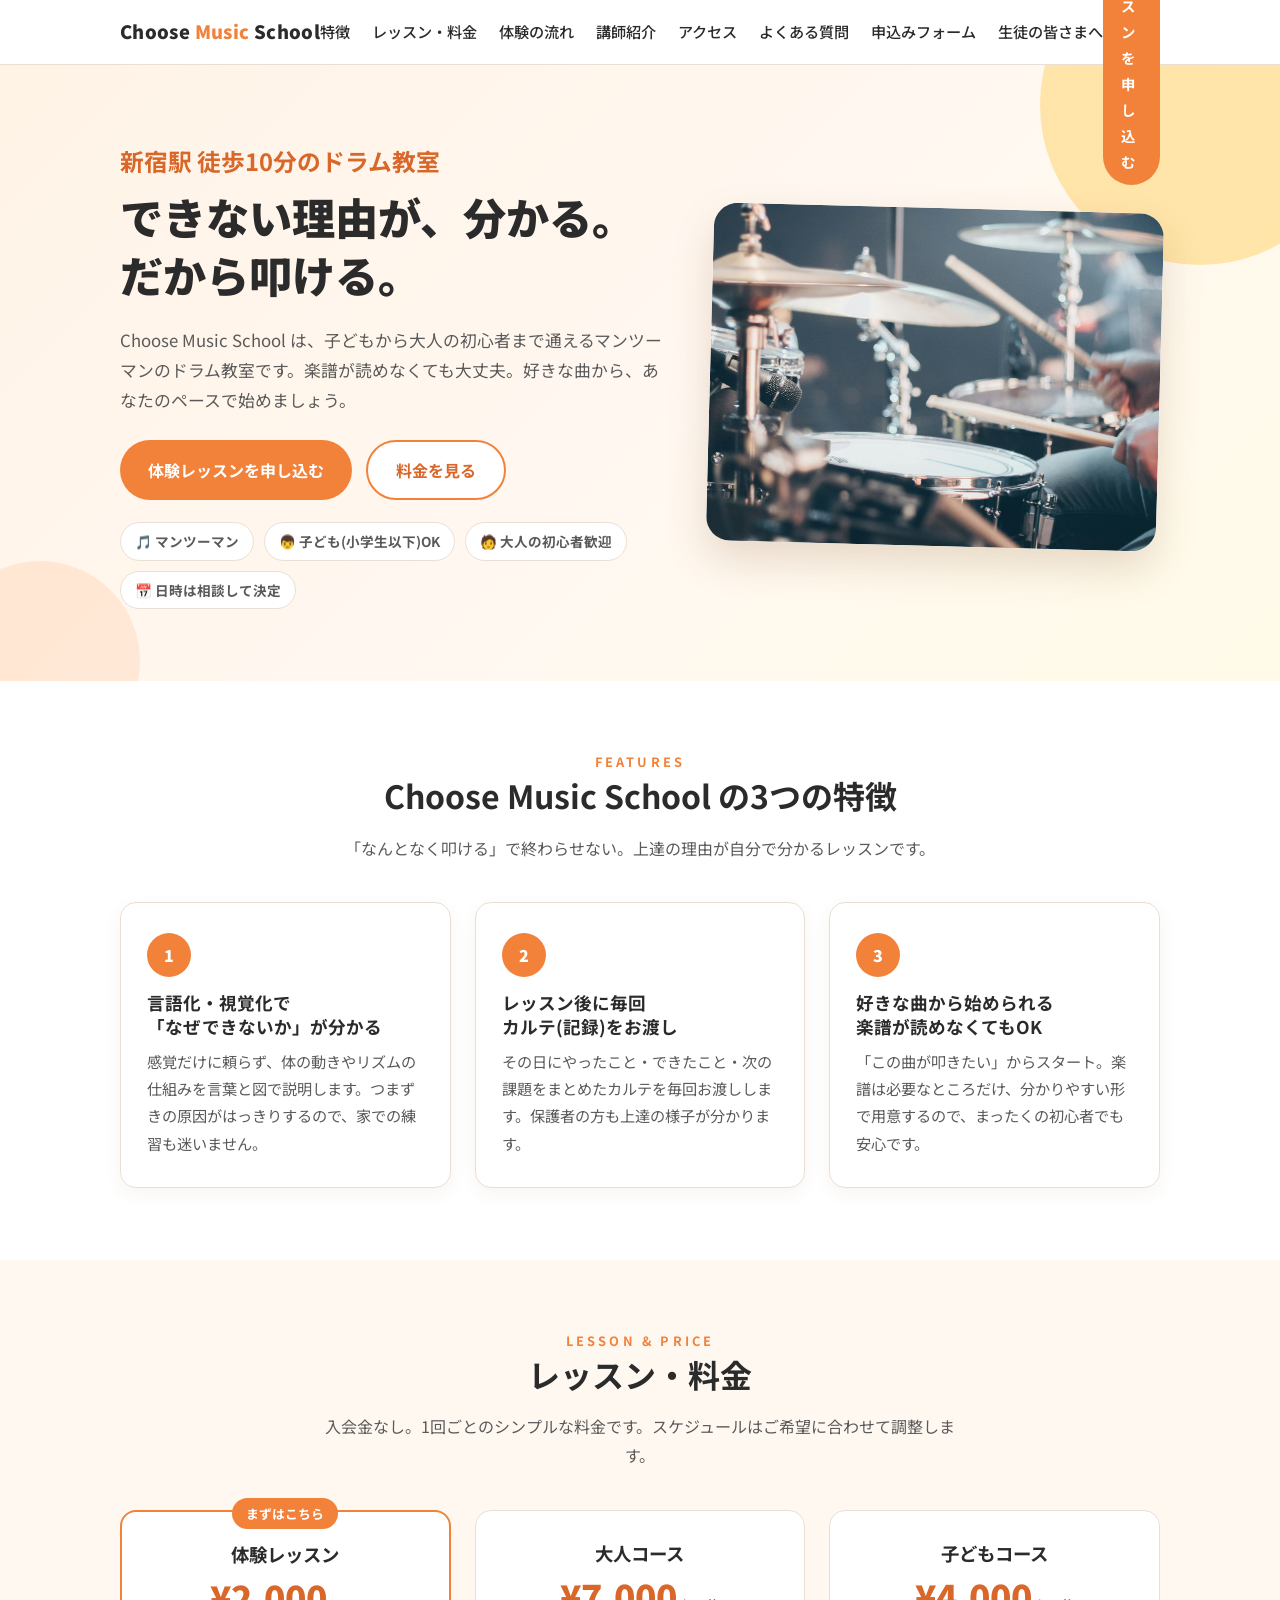
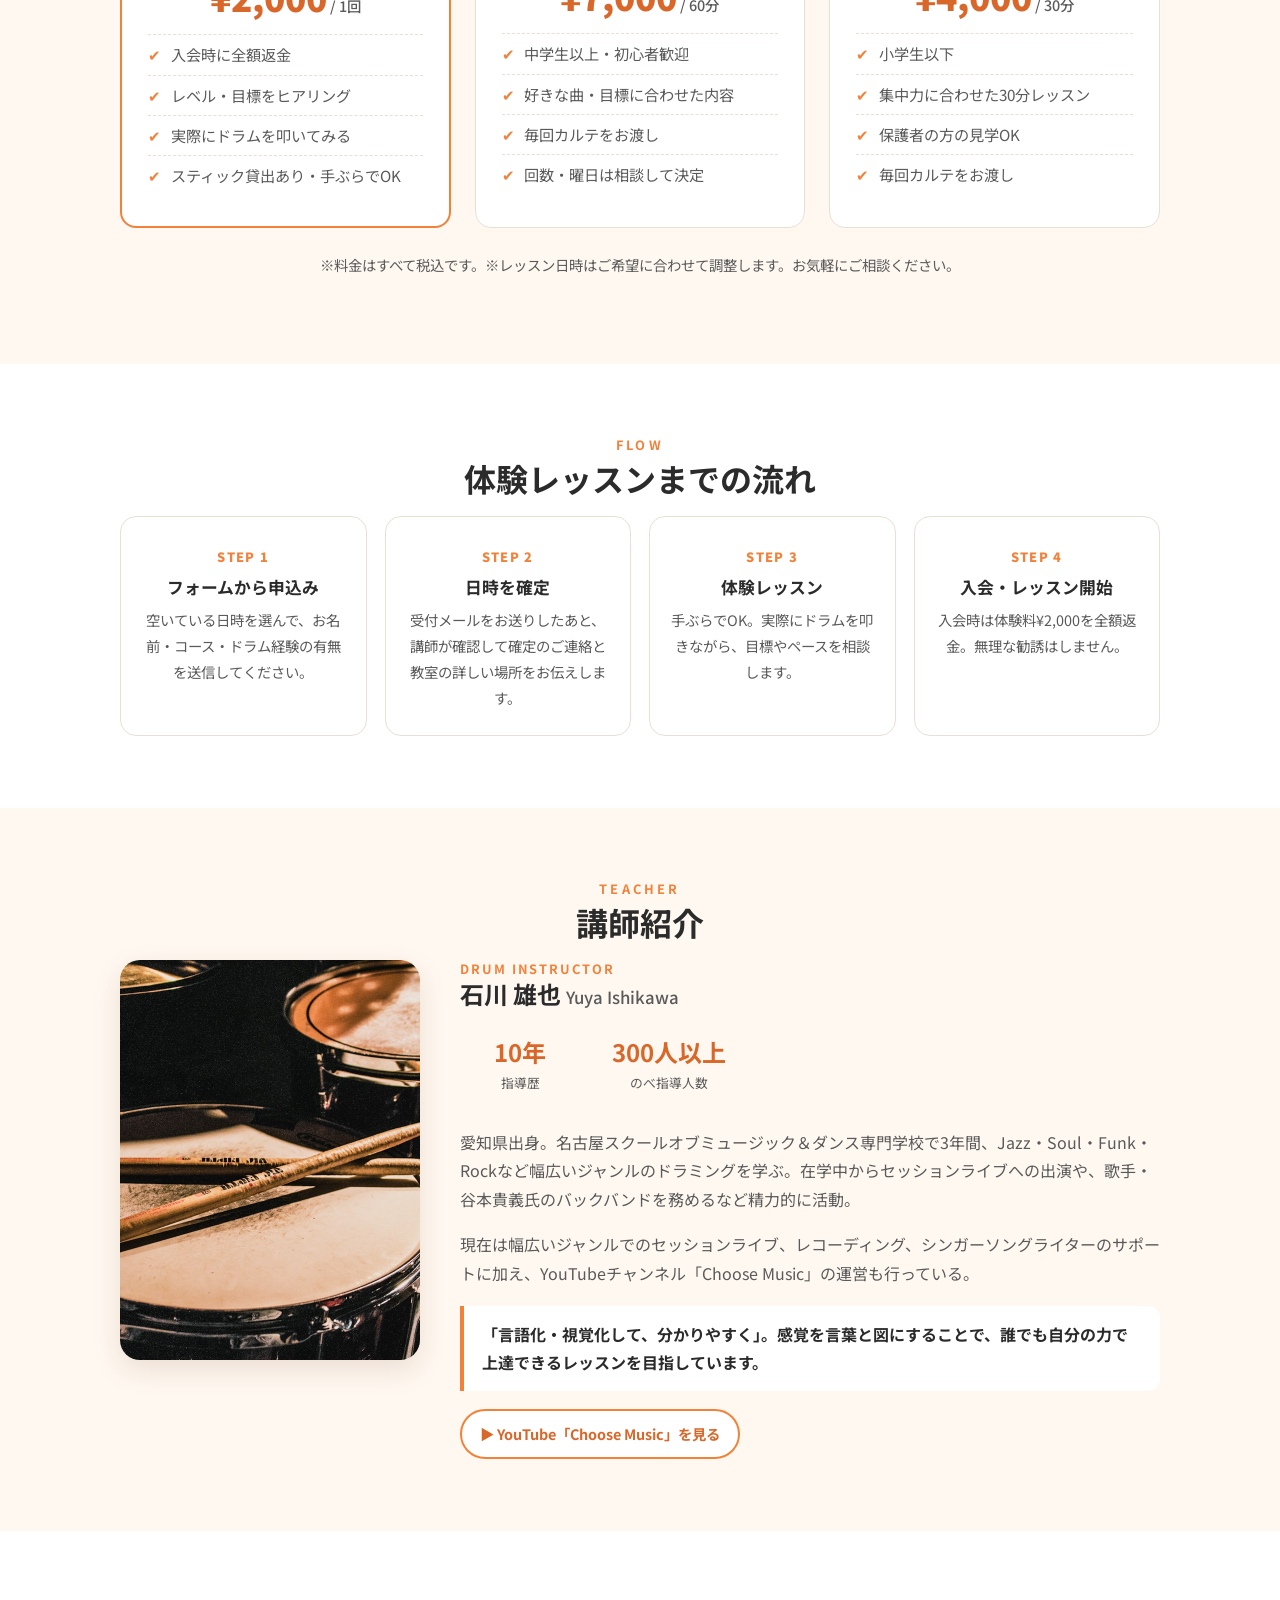
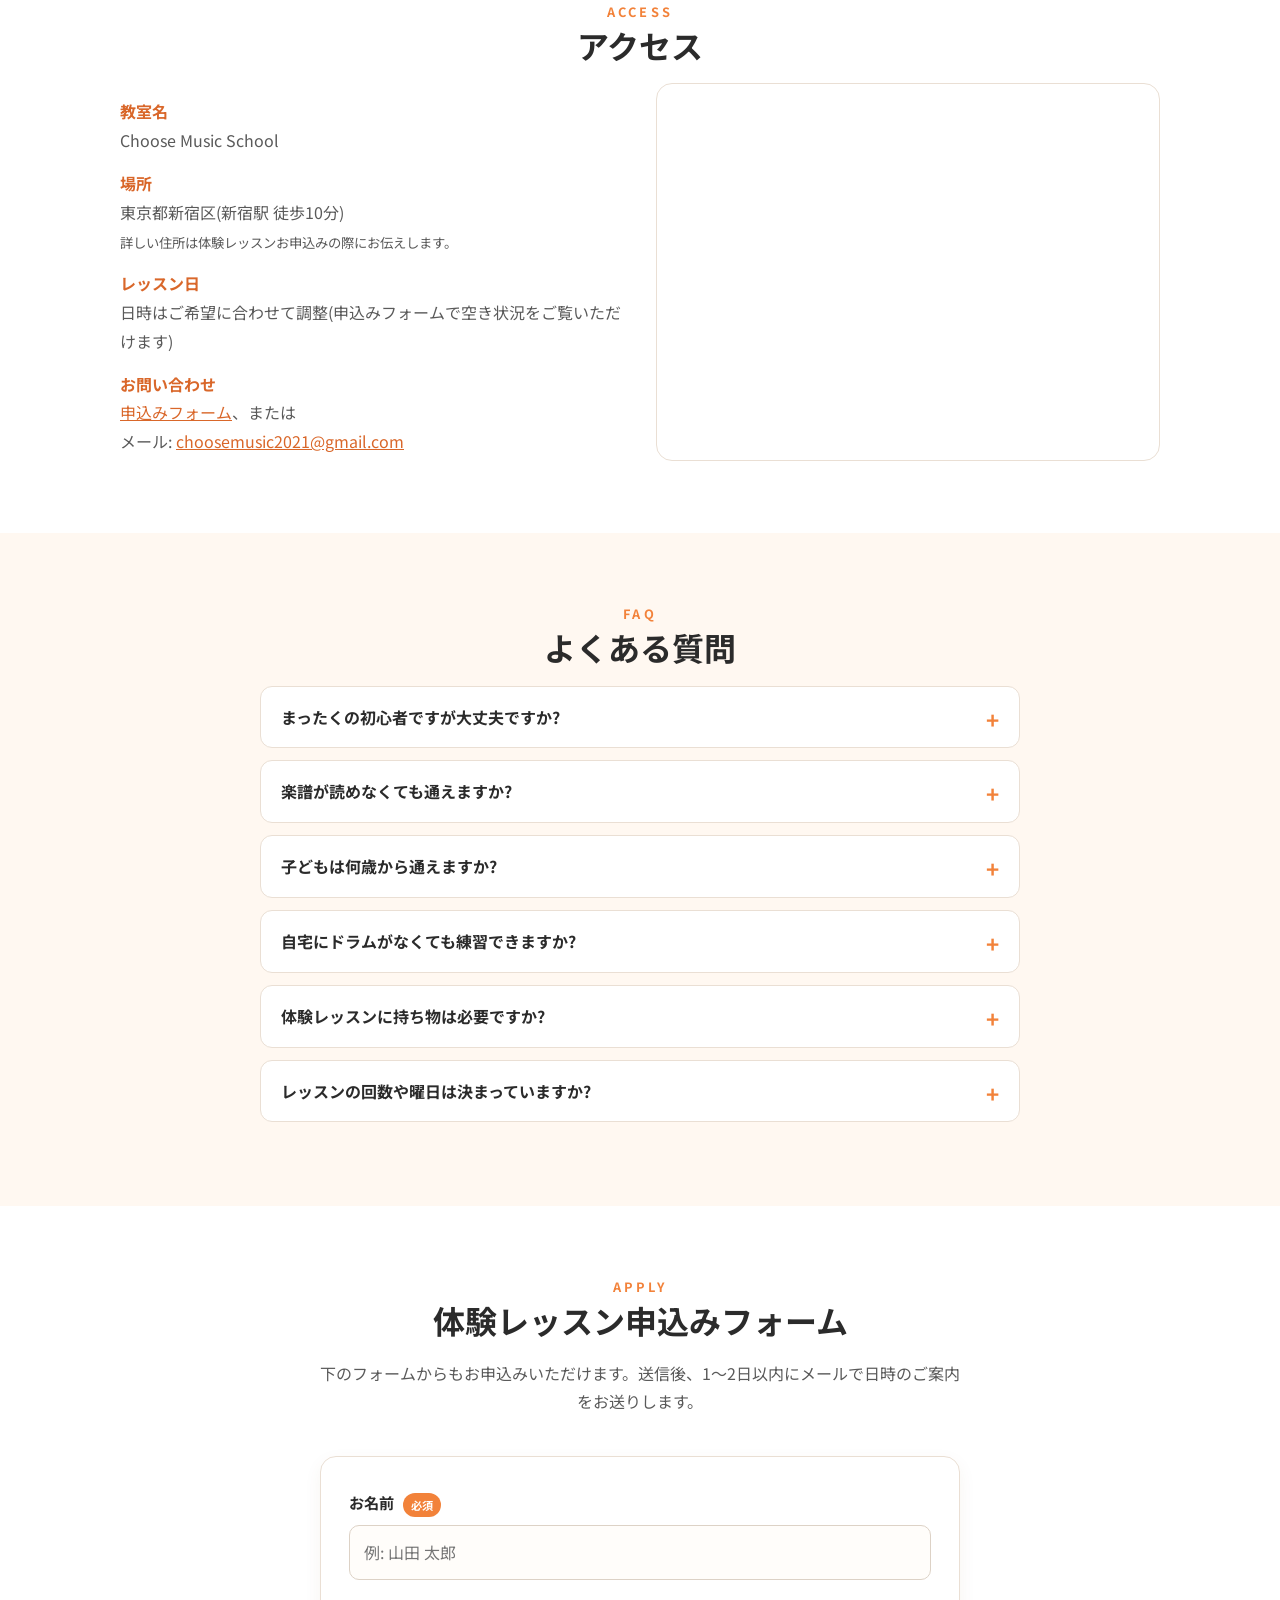
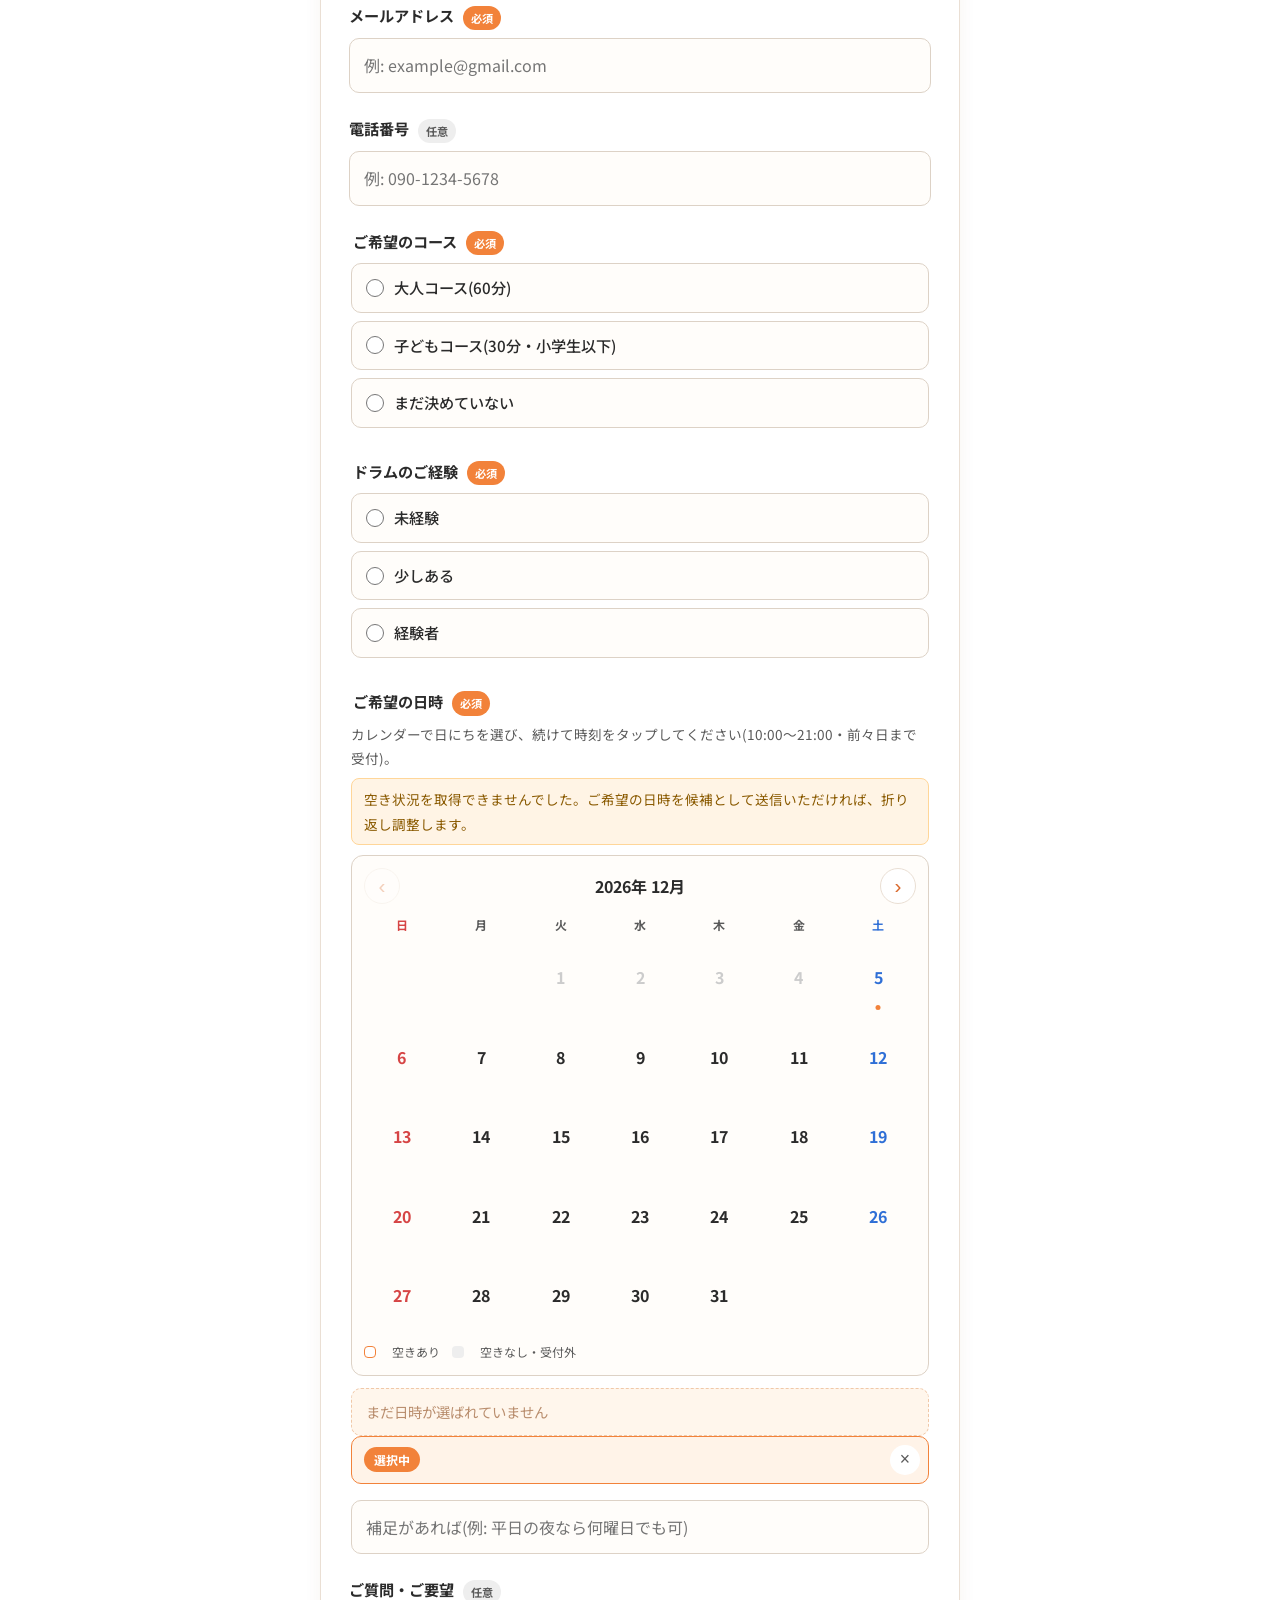
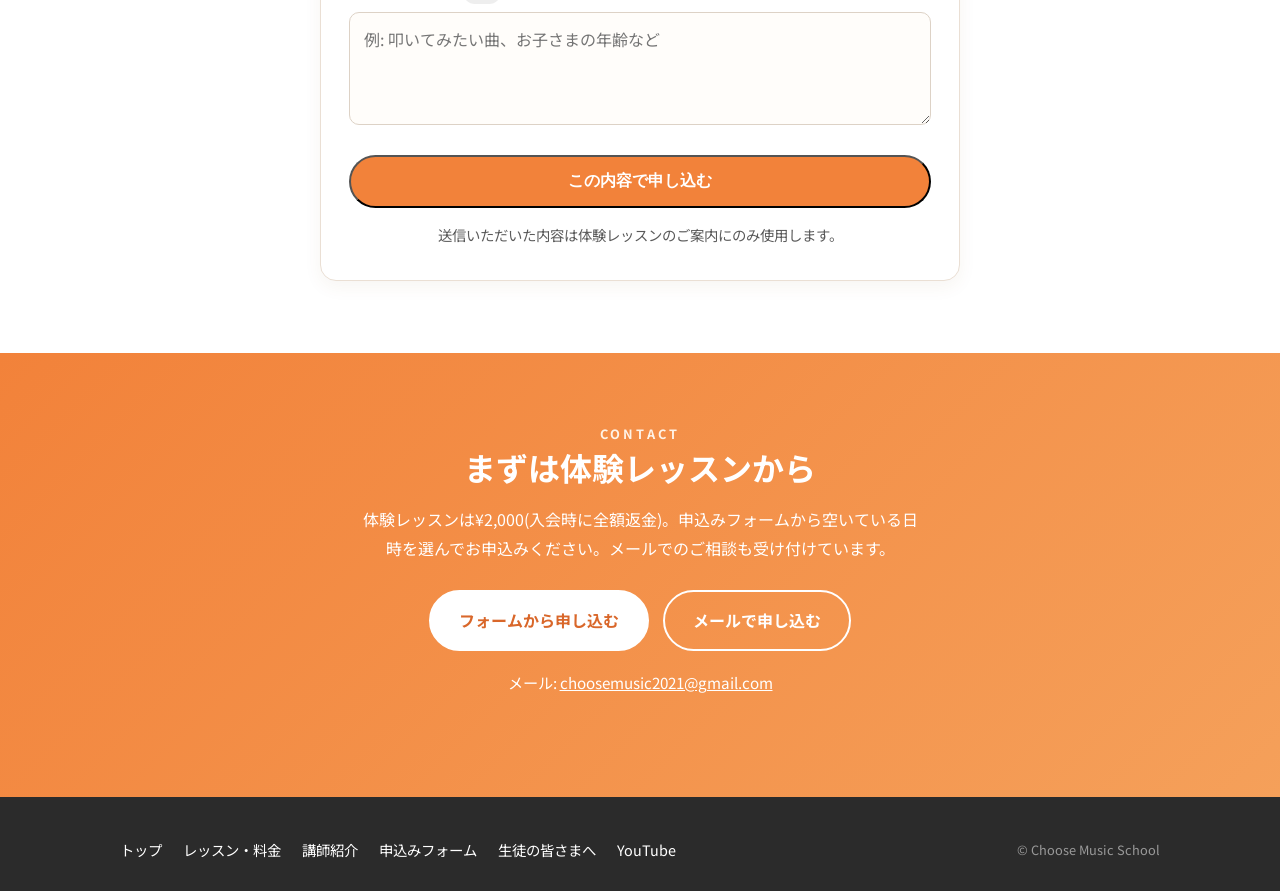
<file: index.html>
<!DOCTYPE html>
<html lang="ja">
<head>
<meta charset="UTF-8">
<meta name="google-site-verification" content="l1gxhiD70sTBlVWnRB3kNGEzzIKqdcIt7BPUpLoYIgQ">
<meta name="viewport" content="width=device-width, initial-scale=1.0">
<title>Choose Music School | 新宿のドラム教室(子ども・大人初心者歓迎)</title>
<meta name="description" content="新宿駅徒歩10分のドラム教室 Choose Music School。言語化・視覚化で「なぜできないか」が分かるレッスン。好きな曲から始められ、楽譜が読めなくてもOK。子どもも大人も、体験レッスン受付中。">
<link rel="canonical" href="https://yuyaishikawadrummer-eng.github.io/choose-music-school/">
<meta property="og:title" content="Choose Music School | 新宿のドラム教室">
<meta property="og:description" content="新宿駅徒歩10分。言語化・視覚化で「なぜできないか」が分かるドラム教室。子どもも大人初心者も、体験レッスン受付中。">
<meta property="og:type" content="website">
<meta property="og:url" content="https://yuyaishikawadrummer-eng.github.io/choose-music-school/">
<meta property="og:image" content="https://yuyaishikawadrummer-eng.github.io/choose-music-school/images/hero.jpg">
<script type="application/ld+json">
{
  "@context": "https://schema.org",
  "@type": "MusicSchool",
  "name": "Choose Music School",
  "description": "新宿駅徒歩10分のドラム教室。子どもから大人の初心者までマンツーマンで指導。",
  "url": "https://yuyaishikawadrummer-eng.github.io/choose-music-school/",
  "email": "choosemusic2021@gmail.com",
  "address": {"@type": "PostalAddress", "addressLocality": "新宿区", "addressRegion": "東京都", "addressCountry": "JP"},
  "areaServed": "新宿区",
  "priceRange": "¥4,000〜¥7,000",
  "founder": {"@type": "Person", "name": "石川雄也"},
  "sameAs": ["https://www.youtube.com/channel/UCG1T3BbGN_ZMDtW3s9hu6Nw"]
}
</script>
<link rel="preconnect" href="https://fonts.googleapis.com">
<link href="https://fonts.googleapis.com/css2?family=Noto+Sans+JP:wght@400;500;700;900&display=swap" rel="stylesheet">
<link rel="stylesheet" href="style.css?v=16">
</head>
<body>

<header class="header">
  <div class="wrap">
    <a class="logo" href="#top">Choose <span>Music</span> School</a>
    <nav class="nav" id="nav">
      <a href="#features">特徴</a>
      <a href="#price">レッスン・料金</a>
      <a href="#flow">体験の流れ</a>
      <a href="#teacher">講師紹介</a>
      <a href="#access">アクセス</a>
      <a href="#faq">よくある質問</a>
      <a href="#apply">申込みフォーム</a>
      <a href="students.html">生徒の皆さまへ</a>
    </nav>
    <div class="header-right">
    <a class="btn btn-orange btn-sm" href="#apply">体験レッスンを申し込む</a>
    <button class="nav-toggle" id="navToggle" aria-label="メニュー">☰</button>
    </div>
  </div>
</header>

<main id="top">

<!-- ヒーロー -->
<section class="hero">
  <div class="wrap">
    <div>
      <h1>
        <small>新宿駅 徒歩10分のドラム教室</small>
        できない理由が、分かる。<br>だから叩ける。
      </h1>
      <p>Choose Music School は、子どもから大人の初心者まで通えるマンツーマンのドラム教室です。楽譜が読めなくても大丈夫。好きな曲から、あなたのペースで始めましょう。</p>
      <div class="actions">
        <a class="btn btn-orange" href="#apply">体験レッスンを申し込む</a>
        <a class="btn btn-outline" href="#price">料金を見る</a>
      </div>
      <div class="badges">
        <span class="badge">🎵 マンツーマン</span>
        <span class="badge">👦 子ども(小学生以下)OK</span>
        <span class="badge">🧑 大人の初心者歓迎</span>
        <span class="badge">📅 日時は相談して決定</span>
      </div>
    </div>
    <div class="hero-visual">
      <img src="images/hero.jpg" alt="ドラムを演奏している様子" width="1600" height="1067">
    </div>
  </div>
</section>

<!-- 特徴 -->
<section id="features">
  <div class="wrap">
    <h2><span class="en">FEATURES</span>Choose Music School の3つの特徴</h2>
    <p class="lead">「なんとなく叩ける」で終わらせない。上達の理由が自分で分かるレッスンです。</p>
    <div class="features">
      <div class="feature">
        <div class="num">1</div>
        <h3>言語化・視覚化で<br>「なぜできないか」が分かる</h3>
        <p>感覚だけに頼らず、体の動きやリズムの仕組みを言葉と図で説明します。つまずきの原因がはっきりするので、家での練習も迷いません。</p>
      </div>
      <div class="feature">
        <div class="num">2</div>
        <h3>レッスン後に毎回<br>カルテ(記録)をお渡し</h3>
        <p>その日にやったこと・できたこと・次の課題をまとめたカルテを毎回お渡しします。保護者の方も上達の様子が分かります。</p>
      </div>
      <div class="feature">
        <div class="num">3</div>
        <h3>好きな曲から始められる<br>楽譜が読めなくてもOK</h3>
        <p>「この曲が叩きたい」からスタート。楽譜は必要なところだけ、分かりやすい形で用意するので、まったくの初心者でも安心です。</p>
      </div>
    </div>
  </div>
</section>

<!-- 料金 -->
<section id="price" class="alt">
  <div class="wrap">
    <h2><span class="en">LESSON &amp; PRICE</span>レッスン・料金</h2>
    <p class="lead">入会金なし。1回ごとのシンプルな料金です。スケジュールはご希望に合わせて調整します。</p>
    <div class="plans">
      <div class="plan highlight">
        <span class="tag">まずはこちら</span>
        <h3>体験レッスン</h3>
        <div class="price">¥2,000<small> / 1回</small></div>
        <ul>
          <li>入会時に全額返金</li>
          <li>レベル・目標をヒアリング</li>
          <li>実際にドラムを叩いてみる</li>
          <li>スティック貸出あり・手ぶらでOK</li>
        </ul>
      </div>
      <div class="plan">
        <h3>大人コース</h3>
        <div class="price">¥7,000<small> / 60分</small></div>
        <ul>
          <li>中学生以上・初心者歓迎</li>
          <li>好きな曲・目標に合わせた内容</li>
          <li>毎回カルテをお渡し</li>
          <li>回数・曜日は相談して決定</li>
        </ul>
      </div>
      <div class="plan">
        <h3>子どもコース</h3>
        <div class="price">¥4,000<small> / 30分</small></div>
        <ul>
          <li>小学生以下</li>
          <li>集中力に合わせた30分レッスン</li>
          <li>保護者の方の見学OK</li>
          <li>毎回カルテをお渡し</li>
        </ul>
      </div>
    </div>
    <p class="note">※料金はすべて税込です。※レッスン日時はご希望に合わせて調整します。お気軽にご相談ください。</p>
  </div>
</section>

<!-- 体験の流れ -->
<section id="flow">
  <div class="wrap">
    <h2><span class="en">FLOW</span>体験レッスンまでの流れ</h2>
    <div class="steps">
      <div class="step"><h3>フォームから申込み</h3><p>空いている日時を選んで、お名前・コース・ドラム経験の有無を送信してください。</p></div>
      <div class="step"><h3>日時を確定</h3><p>受付メールをお送りしたあと、講師が確認して確定のご連絡と教室の詳しい場所をお伝えします。</p></div>
      <div class="step"><h3>体験レッスン</h3><p>手ぶらでOK。実際にドラムを叩きながら、目標やペースを相談します。</p></div>
      <div class="step"><h3>入会・レッスン開始</h3><p>入会時は体験料¥2,000を全額返金。無理な勧誘はしません。</p></div>
    </div>
  </div>
</section>

<!-- 講師紹介 -->
<section id="teacher" class="alt">
  <div class="wrap">
    <h2><span class="en">TEACHER</span>講師紹介</h2>
    <div class="teacher">
      <div class="teacher-photo">
        <img src="images/teacher.jpg" alt="スネアドラムとドラムスティック" width="1200" height="800">
      </div>
      <div>
        <h3><small>DRUM INSTRUCTOR</small>石川 雄也 <span style="font-size:.7em;font-weight:500;color:#5a5a5a">Yuya Ishikawa</span></h3>
        <div class="stats">
          <div class="stat"><b>10年</b><span>指導歴</span></div>
          <div class="stat"><b>300人以上</b><span>のべ指導人数</span></div>
        </div>
        <p>愛知県出身。名古屋スクールオブミュージック＆ダンス専門学校で3年間、Jazz・Soul・Funk・Rockなど幅広いジャンルのドラミングを学ぶ。在学中からセッションライブへの出演や、歌手・谷本貴義氏のバックバンドを務めるなど精力的に活動。</p>
        <p>現在は幅広いジャンルでのセッションライブ、レコーディング、シンガーソングライターのサポートに加え、YouTubeチャンネル「Choose Music」の運営も行っている。</p>
        <div class="quote">「言語化・視覚化して、分かりやすく」。感覚を言葉と図にすることで、誰でも自分の力で上達できるレッスンを目指しています。</div>
        <a class="btn btn-outline btn-sm" href="https://www.youtube.com/channel/UCG1T3BbGN_ZMDtW3s9hu6Nw" target="_blank" rel="noopener">▶ YouTube「Choose Music」を見る</a>
      </div>
    </div>
  </div>
</section>

<!-- アクセス -->
<section id="access">
  <div class="wrap">
    <h2><span class="en">ACCESS</span>アクセス</h2>
    <div class="access">
      <div>
        <dl>
          <dt>教室名</dt><dd>Choose Music School</dd>
          <dt>場所</dt><dd>東京都新宿区(新宿駅 徒歩10分)<br><small>詳しい住所は体験レッスンお申込みの際にお伝えします。</small></dd>
          <dt>レッスン日</dt><dd>日時はご希望に合わせて調整(申込みフォームで空き状況をご覧いただけます)</dd>
          <dt>お問い合わせ</dt>
          <dd>
            <a href="#apply">申込みフォーム</a>、または<br>
            メール: <a href="mailto:choosemusic2021@gmail.com">choosemusic2021@gmail.com</a>
          </dd>
        </dl>
      </div>
      <div class="map">
        <iframe src="https://www.google.com/maps?q=%E6%96%B0%E5%AE%BF%E9%A7%85&z=15&output=embed" loading="lazy" referrerpolicy="no-referrer-when-downgrade" title="新宿駅周辺の地図"></iframe>
      </div>
    </div>
  </div>
</section>

<!-- FAQ -->
<section id="faq" class="alt">
  <div class="wrap">
    <h2><span class="en">FAQ</span>よくある質問</h2>
    <div class="faq" style="max-width:760px;margin:0 auto">
      <details><summary>まったくの初心者ですが大丈夫ですか?</summary><p>もちろん大丈夫です。生徒さんの多くは未経験からのスタートです。スティックの持ち方から丁寧にお伝えします。</p></details>
      <details><summary>楽譜が読めなくても通えますか?</summary><p>はい。好きな曲から始められ、楽譜は必要なところだけ分かりやすい形でご用意します。</p></details>
      <details><summary>子どもは何歳から通えますか?</summary><p>小学生以下のお子さま向けに30分コースをご用意しています。年齢や体格に合わせて内容を調整しますので、まずはご相談ください。</p></details>
      <details><summary>自宅にドラムがなくても練習できますか?</summary><p>できます。練習パッドやスティックだけでできる練習法もレッスンでお伝えします。毎回お渡しするカルテに、家での練習内容も書いてあります。</p></details>
      <details><summary>体験レッスンに持ち物は必要ですか?</summary><p>手ぶらでOKです。スティックは貸出があります。動きやすい服装でお越しください。</p></details>
      <details><summary>レッスンの回数や曜日は決まっていますか?</summary><p>決まっていません。ご希望の頻度・曜日・時間帯をご相談のうえ決めていきます。</p></details>
    </div>
  </div>
</section>

<!-- 申込みフォーム -->
<section id="apply">
  <div class="wrap">
    <h2><span class="en">APPLY</span>体験レッスン申込みフォーム</h2>
    <p class="lead">下のフォームからもお申込みいただけます。送信後、1〜2日以内にメールで日時のご案内をお送りします。</p>
    <form class="apply-form" id="applyForm" action="https://docs.google.com/forms/d/e/1FAIpQLScFIcnpiwyvXL0GdhoJYhP0kmtNx-HYlUX7y332G9YxX1qqDA/formResponse" method="POST" target="apply_iframe" novalidate>
      <div class="field">
        <label for="f-name">お名前 <span class="req">必須</span></label>
        <input id="f-name" name="entry.1947370038" type="text" required autocomplete="name" placeholder="例: 山田 太郎">
      </div>
      <div class="field">
        <label for="f-email">メールアドレス <span class="req">必須</span></label>
        <input id="f-email" name="entry.1995445464" type="email" required autocomplete="email" placeholder="例: example@gmail.com">
      </div>
      <div class="field">
        <label for="f-tel">電話番号 <span class="opt">任意</span></label>
        <input id="f-tel" name="entry.1823922765" type="tel" autocomplete="tel" placeholder="例: 090-1234-5678">
      </div>
      <fieldset class="field">
        <legend>ご希望のコース <span class="req">必須</span></legend>
        <label class="radio"><input type="radio" name="entry.2046064487" value="大人コース(60分)" required> 大人コース(60分)</label>
        <label class="radio"><input type="radio" name="entry.2046064487" value="子どもコース(30分・小学生以下)"> 子どもコース(30分・小学生以下)</label>
        <label class="radio"><input type="radio" name="entry.2046064487" value="まだ決めていない"> まだ決めていない</label>
      </fieldset>
      <fieldset class="field">
        <legend>ドラムのご経験 <span class="req">必須</span></legend>
        <label class="radio"><input type="radio" name="entry.497837811" value="未経験" required> 未経験</label>
        <label class="radio"><input type="radio" name="entry.497837811" value="少しある"> 少しある</label>
        <label class="radio"><input type="radio" name="entry.497837811" value="経験者"> 経験者</label>
      </fieldset>
      <fieldset class="field dt-field">
        <legend>ご希望の日時 <span class="req">必須</span></legend>
        <p class="hint" id="dtHint">カレンダーで日にちを選び、続けて時刻をタップしてください(10:00〜21:00・前々日まで受付)。</p>
        <p class="api-status" id="apiStatus" hidden></p>
        <div class="cal" id="cal">
          <div class="cal-head">
            <button type="button" class="cal-nav" id="calPrev" aria-label="前の月">‹</button>
            <span class="cal-title" id="calTitle"></span>
            <button type="button" class="cal-nav" id="calNext" aria-label="次の月">›</button>
          </div>
          <div class="cal-grid cal-week"><span class="sun">日</span><span>月</span><span>火</span><span>水</span><span>木</span><span>金</span><span class="sat">土</span></div>
          <div class="cal-grid" id="calDays" role="grid"></div>
          <p class="cal-legend"><span class="lg lg-free"></span>空きあり <span class="lg lg-full"></span>空きなし・受付外</p>
        </div>
        <div class="slots" id="slots" hidden>
          <p class="slots-title"><b id="slotsDate"></b> の開始時刻をタップ <span class="slots-dur" id="slotsDur"></span></p>
          <div class="slot-grid" id="slotGrid"></div>
        </div>
        <div class="picked" id="picked">
          <p class="picked-empty" id="pickedEmpty">まだ日時が選ばれていません</p>
          <div class="picked-one" id="pickedOne" hidden><span class="rank">選択中</span><span class="when" id="pickedText"></span><button type="button" class="rm" id="pickedClear" aria-label="選択を解除">×</button></div>
        </div>
        <input type="text" id="f-datenote" class="dt-note" placeholder="補足があれば(例: 平日の夜なら何曜日でも可)" aria-label="日時の補足">
        <input type="hidden" name="entry.985320623" id="f-date">
      </fieldset>
      <div class="field">
        <label for="f-msg">ご質問・ご要望 <span class="opt">任意</span></label>
        <textarea id="f-msg" name="entry.1231622308" rows="3" placeholder="例: 叩いてみたい曲、お子さまの年齢など"></textarea>
      </div>
      <div class="hp" aria-hidden="true"><label>このフィールドは空のままにしてください<input type="text" name="website" tabindex="-1" autocomplete="off"></label></div>
      <p class="form-error" id="formError" hidden>未入力の必須項目があります。ご確認ください。</p>
      <button type="submit" class="btn btn-orange" id="applySubmit">この内容で申し込む</button>
      <p class="note" style="margin-top:14px">送信いただいた内容は体験レッスンのご案内にのみ使用します。</p>
    </form>
    <div class="apply-done" id="applyDone" hidden>
      <div class="icon">✅</div>
      <h3>お申込みありがとうございます</h3>
      <p id="doneText">内容を受け付けました。1〜2日以内にメールで日時のご案内をお送りします。<br>お急ぎの場合は <a href="mailto:choosemusic2021@gmail.com">メール</a> でもご連絡いただけます。</p>
    </div>
    <iframe name="apply_iframe" id="apply_iframe" style="display:none" title="送信処理用"></iframe>
  </div>
</section>

<!-- CTA -->
<section class="cta" id="contact">
  <div class="wrap">
    <h2><span class="en">CONTACT</span>まずは体験レッスンから</h2>
    <p>体験レッスンは¥2,000(入会時に全額返金)。申込みフォームから空いている日時を選んでお申込みください。メールでのご相談も受け付けています。</p>
    <div class="actions">
      <a class="btn btn-outline" href="#apply" style="background:#fff;color:var(--orange-dark)">フォームから申し込む</a>
      <a class="btn btn-outline" href="mailto:choosemusic2021@gmail.com?subject=%E4%BD%93%E9%A8%93%E3%83%AC%E3%83%83%E3%82%B9%E3%83%B3%E7%94%B3%E8%BE%BC%E3%81%BF">メールで申し込む</a>
    </div>
    <p class="mail">メール: <a href="mailto:choosemusic2021@gmail.com">choosemusic2021@gmail.com</a></p>
  </div>
</section>

</main>

<footer class="footer">
  <div class="wrap">
    <div>
      <a href="#top">トップ</a>
      <a href="#price">レッスン・料金</a>
      <a href="#teacher">講師紹介</a>
      <a href="#apply">申込みフォーム</a>
      <a href="students.html">生徒の皆さまへ</a>
      <a href="https://www.youtube.com/channel/UCG1T3BbGN_ZMDtW3s9hu6Nw" target="_blank" rel="noopener">YouTube</a>
    </div>
    <div class="copy">© Choose Music School</div>
  </div>
</footer>

<a class="btn btn-orange float-line" href="#apply">体験レッスンを申し込む</a>

<script>
  const t = document.getElementById('navToggle'), n = document.getElementById('nav');
  t.addEventListener('click', () => n.classList.toggle('open'));
  n.querySelectorAll('a').forEach(a => a.addEventListener('click', () => n.classList.remove('open')));
  // 申込みセクションが見えている間は、スマホの固定ボタンを隠す(フォームに被らないように)
  const fl = document.querySelector('.float-line'), ap = document.getElementById('apply');
  if (fl && ap && 'IntersectionObserver' in window) {
    new IntersectionObserver(es => es.forEach(e => fl.classList.toggle('is-hidden', e.isIntersecting)), { threshold: 0.05 }).observe(ap);
  }
</script>
<script>
  (function(){
    // ===== 予約API(Google Apps Script)。空欄のときは Googleフォームへの送信にフォールバック =====
    const BOOKING_API_URL = 'https://script.google.com/macros/s/AKfycbzMde96Q_iRhiTgwL4nKz3Kt8x4W-qH6qYUDcpl_VshYUeHQj1yuUuTaKvINGhOQvyfzg/exec';

    const form = document.getElementById('applyForm'), done = document.getElementById('applyDone'),
          err = document.getElementById('formError'), btn = document.getElementById('applySubmit'),
          iframe = document.getElementById('apply_iframe'), doneText = document.getElementById('doneText'),
          apiStatus = document.getElementById('apiStatus');
    const dnote = document.getElementById('f-datenote'), dhidden = document.getElementById('f-date');
    const calTitle = document.getElementById('calTitle'), calDays = document.getElementById('calDays'),
          slots = document.getElementById('slots'), slotsDate = document.getElementById('slotsDate'), slotsDur = document.getElementById('slotsDur'),
          slotGrid = document.getElementById('slotGrid'), pickedEmpty = document.getElementById('pickedEmpty'),
          pickedOne = document.getElementById('pickedOne'), pickedText = document.getElementById('pickedText');
    const WD = ['日','月','火','水','木','金','土'];
    const DUR = { '大人コース(60分)': 60, '子どもコース(30分・小学生以下)': 30, 'まだ決めていない': 60 };
    let cfg = { open: 10, close: 21, step: 30, leadDays: 2, rangeDays: 90 };
    let busy = [], apiOk = false, submitted = false;
    const today = new Date(); today.setHours(0,0,0,0);
    let maxDay = new Date(today); maxDay.setDate(maxDay.getDate() + cfg.rangeDays);
    let view = new Date(today.getFullYear(), today.getMonth(), 1);
    let selectedDay = null, picked = null; // picked = {day, time}
    const label = d => (d.getMonth()+1)+'/'+d.getDate()+'('+WD[d.getDay()]+')';
    const full  = d => d.getFullYear()+'/'+(d.getMonth()+1)+'/'+d.getDate()+'('+WD[d.getDay()]+')';
    const sameDay = (a,b) => a && b && a.getTime() === b.getTime();
    const pad = n => String(n).padStart(2,'0');
    const curCourse = () => (form.querySelector('input[name="entry.2046064487"]:checked') || {}).value || '';
    const curDur = () => DUR[curCourse()] || 60;
    const endLabel = (time, dur) => { const [h,m] = time.split(':').map(Number); const t = h*60+m+dur; return Math.floor(t/60)+':'+pad(t%60); };

    function slotStart(day, time){ const [h,m] = time.split(':').map(Number); const d = new Date(day); d.setHours(h, m, 0, 0); return d; }
    function timesOfDay(){ const out = []; for (let h = cfg.open; h < cfg.close; h++) for (let m = 0; m < 60; m += cfg.step) out.push(h+':'+pad(m)); return out; }
    function isFree(day, time, dur){
      const st = slotStart(day, time).getTime(), en = st + dur*60000;
      const closeAt = new Date(day); closeAt.setHours(cfg.close, 0, 0, 0);
      if (en > closeAt.getTime()) return false;
      if (!apiOk) return true; // API未接続時は「候補」として全て選べる
      const earliest = new Date(today); earliest.setDate(earliest.getDate() + cfg.leadDays);
      if (st < earliest.getTime()) return false;
      return !busy.some(b => b[0] < en && st < b[1]);
    }
    function dayHasFree(day){ const dur = curDur(); return timesOfDay().some(t => isFree(day, t, dur)); }

    function renderCal(){
      calTitle.textContent = view.getFullYear()+'年 '+(view.getMonth()+1)+'月';
      calDays.innerHTML = '';
      const first = new Date(view), last = new Date(view.getFullYear(), view.getMonth()+1, 0);
      for (let i = 0; i < first.getDay(); i++) calDays.appendChild(document.createElement('span'));
      for (let d = 1; d <= last.getDate(); d++) {
        const day = new Date(view.getFullYear(), view.getMonth(), d);
        const b = document.createElement('button'); b.type = 'button'; b.textContent = d; b.className = 'cal-day';
        if (day.getDay() === 0) b.classList.add('sun'); if (day.getDay() === 6) b.classList.add('sat');
        if (sameDay(day, today)) b.classList.add('today');
        const out = day < today || day > maxDay;
        if (out || !dayHasFree(day)) { b.disabled = true; if (!out && apiOk) b.classList.add('full'); }
        if (sameDay(day, selectedDay)) b.classList.add('selected');
        if (picked && sameDay(picked.day, day)) b.classList.add('has');
        b.addEventListener('click', () => { selectedDay = day; renderCal(); renderSlots(); });
        calDays.appendChild(b);
      }
      document.getElementById('calPrev').disabled = view <= new Date(today.getFullYear(), today.getMonth(), 1);
      document.getElementById('calNext').disabled = view >= new Date(maxDay.getFullYear(), maxDay.getMonth(), 1);
    }
    function renderSlots(){
      if (!selectedDay) { slots.hidden = true; return; }
      const dur = curDur();
      slots.hidden = false; slotsDate.textContent = label(selectedDay); slotsDur.textContent = '(1回 '+dur+'分)'; slotGrid.innerHTML = '';
      timesOfDay().forEach(t => {
        const b = document.createElement('button'); b.type = 'button'; b.className = 'slot'; b.textContent = t;
        if (!isFree(selectedDay, t, dur)) b.disabled = true;
        if (picked && sameDay(picked.day, selectedDay) && picked.time === t) b.classList.add('on');
        b.addEventListener('click', () => { picked = (picked && sameDay(picked.day, selectedDay) && picked.time === t) ? null : { day: selectedDay, time: t }; renderPicked(); renderCal(); renderSlots(); });
        slotGrid.appendChild(b);
      });
      slots.scrollIntoView({behavior:'smooth', block:'nearest'});
    }
    function renderPicked(){
      pickedEmpty.hidden = !!picked; pickedOne.hidden = !picked;
      if (picked) pickedText.textContent = label(picked.day)+' '+picked.time+'〜'+endLabel(picked.time, curDur());
    }
    document.getElementById('pickedClear').addEventListener('click', () => { picked = null; renderPicked(); renderCal(); renderSlots(); });
    document.getElementById('calPrev').addEventListener('click', () => { view = new Date(view.getFullYear(), view.getMonth()-1, 1); renderCal(); });
    document.getElementById('calNext').addEventListener('click', () => { view = new Date(view.getFullYear(), view.getMonth()+1, 1); renderCal(); });
    form.querySelectorAll('input[name="entry.2046064487"]').forEach(r => r.addEventListener('change', () => {
      if (picked && !isFree(picked.day, picked.time, curDur())) { picked = null; alert('コースの長さが変わったため、選択していた時間が空きと重なります。日時を選び直してください。'); }
      renderPicked(); renderCal(); renderSlots();
    }));
    renderCal(); renderPicked();

    // ---- 空き状況の取得
    function setStatus(msg, kind){ apiStatus.hidden = !msg; apiStatus.textContent = msg || ''; apiStatus.className = 'api-status ' + (kind || ''); }
    if (BOOKING_API_URL) {
      setStatus('空き状況を読み込んでいます…(数秒かかることがあります)', 'loading'); document.getElementById('cal').classList.add('is-loading');
      fetch(BOOKING_API_URL, { method: 'GET', redirect: 'follow' }).then(r => r.json()).then(j => {
        if (!j.ok) throw new Error(j.error || 'ng');
        busy = j.busy || []; Object.assign(cfg, j.config || {}); if (j.config && j.config.durations) Object.assign(DUR, j.config.durations);
        maxDay = new Date(today); maxDay.setDate(maxDay.getDate() + cfg.rangeDays);
        apiOk = true; setStatus('', ''); document.getElementById('cal').classList.remove('is-loading'); renderCal(); renderSlots(); renderPicked();
        document.getElementById('dtHint').textContent = '講師のカレンダーと連動した空き枠です。日にちを選び、開始時刻をタップしてください(前々日まで受付・10:00〜21:00)。';
      }).catch(() => {
        apiOk = false; setStatus('空き状況を取得できませんでした。ご希望の日時を候補として送信いただければ、折り返し調整します。', 'warn'); document.getElementById('cal').classList.remove('is-loading'); renderCal(); renderSlots();
      });
    }

    // ---- 送信
    form.addEventListener('submit', function(e){
      err.hidden = true;
      if (form.querySelector('input[name="website"]').value) { e.preventDefault(); return; } // スパム対策
      if (!picked) {
        e.preventDefault(); err.textContent = 'ご希望の日時をカレンダーから選んでください。'; err.hidden = false;
        document.getElementById('cal').scrollIntoView({behavior:'smooth', block:'center'}); return;
      }
      err.textContent = '未入力の必須項目があります。ご確認ください。';
      if (!form.checkValidity()) { e.preventDefault(); err.hidden = false; const f = form.querySelector(':invalid'); if (f) f.focus(); return; }
      const whenText = full(picked.day)+' '+picked.time+'〜'+endLabel(picked.time, curDur());
      const note = dnote.value.trim();
      if (!apiOk) { // Googleフォームへ(候補として)
        dhidden.value = '第1希望: '+whenText + (note ? ' / 補足: '+note : '');
        submitted = true; btn.disabled = true; btn.textContent = '送信中…'; return; // 通常のフォーム送信(iframe)
      }
      e.preventDefault(); btn.disabled = true; btn.textContent = '予約を確認しています…';
      const st = slotStart(picked.day, picked.time);
      const isoJst = st.getFullYear()+'-'+pad(st.getMonth()+1)+'-'+pad(st.getDate())+'T'+pad(st.getHours())+':'+pad(st.getMinutes())+':00+09:00';
      const payload = {
        name: form.querySelector('#f-name').value.trim(), email: form.querySelector('#f-email').value.trim(), tel: form.querySelector('#f-tel').value.trim(),
        course: curCourse(), exp: (form.querySelector('input[name="entry.497837811"]:checked')||{}).value || '',
        start: isoJst, note: [note, form.querySelector('#f-msg').value.trim()].filter(Boolean).join(' / '), website: ''
      };
      fetch(BOOKING_API_URL, { method: 'POST', redirect: 'follow', headers: { 'Content-Type': 'text/plain;charset=utf-8' }, body: JSON.stringify(payload) })
        .then(r => r.json()).then(j => {
          if (j.ok) {
            doneText.innerHTML = '<b>'+(j.when || whenText)+'</b> で仮予約を承りました。ご入力のメールアドレスに受付メールをお送りしています。<br>講師が確認のうえ、1〜2日以内に確定のご連絡をします。ご不明点は <a href="mailto:choosemusic2021@gmail.com">メール</a> でお気軽にどうぞ。';
            form.hidden = true; done.hidden = false; done.scrollIntoView({behavior:'smooth', block:'center'});
          } else {
            const msg = { slot_taken: '申し訳ありません、その時間はたった今埋まってしまいました。別の時間をお選びください。', too_soon: '当日・前日のご予約は受け付けできません。2日後以降の日をお選びください。',
                          outside_hours: '受付時間外です。10:00〜21:00の間でお選びください。', bad_email: 'メールアドレスの形式をご確認ください。' }[j.error] || '送信に失敗しました。時間をおいて再度お試しいただくか、メールでご連絡ください。';
            err.textContent = msg; err.hidden = false; btn.disabled = false; btn.textContent = 'この内容で申し込む';
            if (j.error === 'slot_taken') { picked = null; renderPicked(); fetch(BOOKING_API_URL).then(r=>r.json()).then(k=>{ if(k.ok){ busy = k.busy||[]; renderCal(); renderSlots(); } }); }
          }
        }).catch(() => { err.textContent = '通信に失敗しました。電波状況をご確認のうえ再度お試しください。'; err.hidden = false; btn.disabled = false; btn.textContent = 'この内容で申し込む'; });
    });
    iframe.addEventListener('load', function(){
      if (!submitted) return;
      form.hidden = true; done.hidden = false; done.scrollIntoView({behavior:'smooth', block:'center'});
    });
  })();
</script>
</body>
</html>
</file>
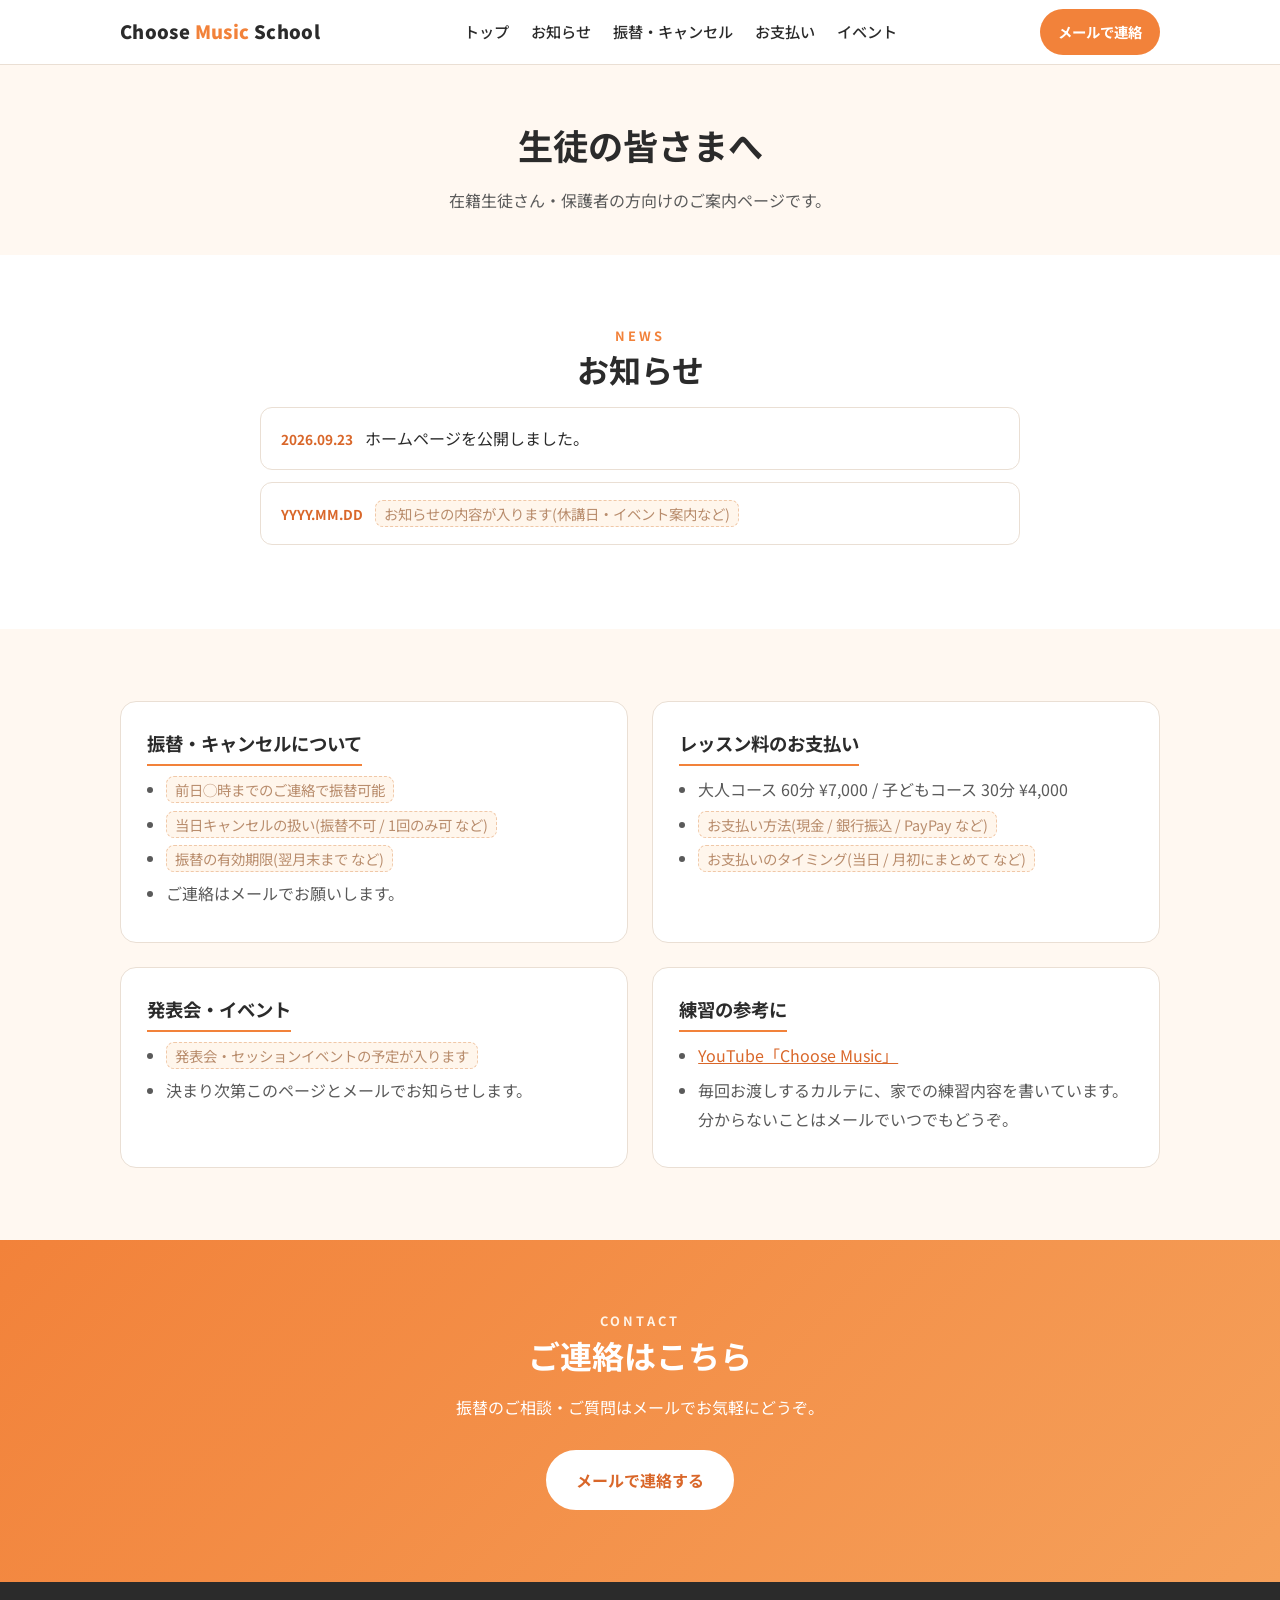
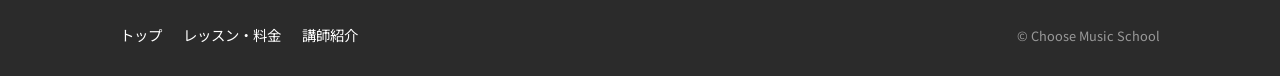
<file: students.html>
<!DOCTYPE html>
<html lang="ja">
<head>
<meta charset="UTF-8">
<meta name="google-site-verification" content="l1gxhiD70sTBlVWnRB3kNGEzzIKqdcIt7BPUpLoYIgQ">
<meta name="viewport" content="width=device-width, initial-scale=1.0">
<title>生徒の皆さまへ | Choose Music School</title>
<meta name="robots" content="noindex">
<link rel="preconnect" href="https://fonts.googleapis.com">
<link href="https://fonts.googleapis.com/css2?family=Noto+Sans+JP:wght@400;500;700;900&display=swap" rel="stylesheet">
<link rel="stylesheet" href="style.css?v=16">
</head>
<body>

<header class="header">
  <div class="wrap">
    <a class="logo" href="index.html">Choose <span>Music</span> School</a>
    <nav class="nav" id="nav">
      <a href="index.html">トップ</a>
      <a href="#news">お知らせ</a>
      <a href="#rules">振替・キャンセル</a>
      <a href="#payment">お支払い</a>
      <a href="#events">イベント</a>
    </nav>
    <div class="header-right">
    <a class="btn btn-orange btn-sm" href="mailto:choosemusic2021@gmail.com">メールで連絡</a>
    <button class="nav-toggle" id="navToggle" aria-label="メニュー">☰</button>
    </div>
  </div>
</header>

<main>
<div class="page-head">
  <div class="wrap">
    <h1>生徒の皆さまへ</h1>
    <p>在籍生徒さん・保護者の方向けのご案内ページです。</p>
  </div>
</div>

<section id="news">
  <div class="wrap">
    <h2><span class="en">NEWS</span>お知らせ</h2>
    <div style="max-width:760px;margin:0 auto">
      <div class="notice"><time>2026.09.23</time>ホームページを公開しました。</div>
      <div class="notice"><time>YYYY.MM.DD</time><span class="placeholder">お知らせの内容が入ります(休講日・イベント案内など)</span></div>
    </div>
  </div>
</section>

<section class="alt">
  <div class="wrap">
    <div class="cards">
      <div class="card" id="rules">
        <h3>振替・キャンセルについて</h3>
        <ul>
          <li><span class="placeholder">前日◯時までのご連絡で振替可能</span></li>
          <li><span class="placeholder">当日キャンセルの扱い(振替不可 / 1回のみ可 など)</span></li>
          <li><span class="placeholder">振替の有効期限(翌月末まで など)</span></li>
          <li>ご連絡はメールでお願いします。</li>
        </ul>
      </div>
      <div class="card" id="payment">
        <h3>レッスン料のお支払い</h3>
        <ul>
          <li>大人コース 60分 ¥7,000 / 子どもコース 30分 ¥4,000</li>
          <li><span class="placeholder">お支払い方法(現金 / 銀行振込 / PayPay など)</span></li>
          <li><span class="placeholder">お支払いのタイミング(当日 / 月初にまとめて など)</span></li>
        </ul>
      </div>
      <div class="card" id="events">
        <h3>発表会・イベント</h3>
        <ul>
          <li><span class="placeholder">発表会・セッションイベントの予定が入ります</span></li>
          <li>決まり次第このページとメールでお知らせします。</li>
        </ul>
      </div>
      <div class="card" id="materials">
        <h3>練習の参考に</h3>
        <ul>
          <li><a href="https://www.youtube.com/channel/UCG1T3BbGN_ZMDtW3s9hu6Nw" target="_blank" rel="noopener">YouTube「Choose Music」</a></li>
          <li>毎回お渡しするカルテに、家での練習内容を書いています。分からないことはメールでいつでもどうぞ。</li>
        </ul>
      </div>
    </div>
  </div>
</section>

<section class="cta">
  <div class="wrap">
    <h2><span class="en">CONTACT</span>ご連絡はこちら</h2>
    <p>振替のご相談・ご質問はメールでお気軽にどうぞ。</p>
    <div class="actions">
      <a class="btn btn-outline" href="mailto:choosemusic2021@gmail.com" style="background:#fff;color:var(--orange-dark)">メールで連絡する</a>
    </div>
  </div>
</section>
</main>

<footer class="footer">
  <div class="wrap">
    <div>
      <a href="index.html">トップ</a>
      <a href="index.html#price">レッスン・料金</a>
      <a href="index.html#teacher">講師紹介</a>
    </div>
    <div class="copy">© Choose Music School</div>
  </div>
</footer>

<a class="btn btn-orange float-line" href="mailto:choosemusic2021@gmail.com">メールで連絡</a>
<script>
  const t = document.getElementById('navToggle'), n = document.getElementById('nav');
  t.addEventListener('click', () => n.classList.toggle('open'));
  n.querySelectorAll('a').forEach(a => a.addEventListener('click', () => n.classList.remove('open')));
</script>
</body>
</html>
</file>
<file: style.css>
/* Choose Music School – サイト共通スタイル */
:root {
  --orange: #f2823a;
  --orange-dark: #d9672a;
  --yellow: #ffd166;
  --cream: #fff8f1;
  --ink: #2b2b2b;
  --ink-soft: #5a5a5a;
  --line: #eadfd4;
  --white: #ffffff;
  --green: #06c755; /* LINE */
  --radius: 16px;
  --max: 1080px;
}

* { box-sizing: border-box; }
html { scroll-behavior: smooth; }
body {
  margin: 0;
  font-family: "Noto Sans JP", "Hiragino Sans", "Hiragino Kaku Gothic ProN", "Yu Gothic", sans-serif;
  color: var(--ink);
  background: var(--white);
  line-height: 1.8;
  -webkit-font-smoothing: antialiased;
}
img { max-width: 100%; display: block; }
a { color: var(--orange-dark); }
h1, h2, h3 { line-height: 1.35; margin: 0 0 .5em; }
h2 { font-size: clamp(1.5rem, 3.5vw, 2rem); text-align: center; }
h2 .en {
  display: block; font-size: .8rem; letter-spacing: .25em;
  color: var(--orange); font-weight: 700; margin-bottom: .3em;
}
.wrap { max-width: var(--max); margin: 0 auto; padding: 0 20px; }
section { padding: 72px 0; }
section.alt { background: var(--cream); }
.lead { text-align: center; color: var(--ink-soft); max-width: 640px; margin: 0 auto 40px; }

/* ヘッダー */
.header {
  position: sticky; top: 0; z-index: 50;
  background: rgba(255,255,255,.95); backdrop-filter: blur(6px);
  border-bottom: 1px solid var(--line);
}
.header .wrap { display: flex; align-items: center; justify-content: space-between; height: 64px; }
.logo { white-space: nowrap; font-weight: 900; font-size: 1.15rem; text-decoration: none; color: var(--ink); letter-spacing: .02em; }
.logo span { color: var(--orange); }
.nav { display: flex; gap: 22px; align-items: center; }
.nav a { white-space: nowrap; text-decoration: none; color: var(--ink); font-size: .95rem; font-weight: 500; }
.nav a:hover { color: var(--orange); }
.header-right { display: flex; align-items: center; gap: 12px; }
.nav-toggle { display: none; background: none; border: 0; font-size: 1.6rem; cursor: pointer; }

/* ボタン */
.btn {
  display: inline-flex; align-items: center; justify-content: center; gap: .5em;
  padding: 14px 28px; border-radius: 999px; font-weight: 700; text-decoration: none;
  transition: transform .15s, box-shadow .15s; font-size: 1rem;
}
.btn:hover { transform: translateY(-2px); box-shadow: 0 8px 20px rgba(0,0,0,.12); }
.btn-line { background: var(--green); color: #fff; }
.btn-orange { background: var(--orange); color: #fff; }
.btn-outline { border: 2px solid var(--orange); color: var(--orange-dark); background: #fff; }
.btn-sm { padding: 10px 18px; font-size: .9rem; }

/* ヒーロー */
.hero {
  background: linear-gradient(135deg, #fff3e6 0%, #fff8f1 55%, #fffbe8 100%);
  padding: 80px 0 72px; position: relative; overflow: hidden;
}
.hero::before, .hero::after {
  content: ""; position: absolute; border-radius: 50%; opacity: .5; z-index: 0;
}
.hero::before { width: 320px; height: 320px; background: var(--yellow); right: -80px; top: -120px; }
.hero::after { width: 200px; height: 200px; background: #ffd9bd; left: -60px; bottom: -80px; }
.hero .wrap { position: relative; z-index: 1; display: grid; grid-template-columns: 1.1fr .9fr; gap: 40px; align-items: center; }
.hero h1 { font-size: clamp(1.7rem, 4.2vw, 2.7rem); font-weight: 900; }
.hero h1 small { display: block; font-size: .55em; color: var(--orange-dark); font-weight: 700; margin-bottom: .4em; }
.hero p { font-size: 1.05rem; color: var(--ink-soft); }
.hero .actions { display: flex; gap: 14px; flex-wrap: wrap; margin-top: 24px; }
.hero .badges { display: flex; gap: 10px; flex-wrap: wrap; margin-top: 22px; }
.badge {
  background: #fff; border: 1px solid var(--line); border-radius: 999px;
  padding: 6px 14px; font-size: .85rem; font-weight: 700; color: var(--ink-soft);
}
.hero-visual {
  aspect-ratio: 4/3; border-radius: 24px; overflow: hidden; background: #fff;
  box-shadow: 0 18px 40px rgba(120,70,30,.18); transform: rotate(1.5deg);
}
.hero-visual img { width: 100%; height: 100%; object-fit: cover; }

/* 特徴 */
.features { display: grid; grid-template-columns: repeat(3, 1fr); gap: 24px; }
.feature {
  background: #fff; border-radius: var(--radius); padding: 30px 26px;
  border: 1px solid var(--line); box-shadow: 0 6px 18px rgba(120,80,40,.06);
}
.feature .num {
  width: 44px; height: 44px; border-radius: 50%; background: var(--orange); color: #fff;
  display: grid; place-items: center; font-weight: 900; margin-bottom: 14px;
}
.feature h3 { font-size: 1.1rem; }
.feature p { margin: 0; color: var(--ink-soft); font-size: .95rem; }

/* 料金 */
.plans { display: grid; grid-template-columns: repeat(3, 1fr); gap: 24px; }
.plan {
  background: #fff; border-radius: var(--radius); border: 1px solid var(--line);
  padding: 30px 26px; text-align: center; position: relative;
}
.plan.highlight { border: 2px solid var(--orange); }
.plan .tag {
  position: absolute; top: -14px; left: 50%; transform: translateX(-50%);
  background: var(--orange); color: #fff; font-size: .8rem; font-weight: 700;
  padding: 4px 14px; border-radius: 999px;
}
.plan h3 { font-size: 1.15rem; }
.plan .price { font-size: 2.2rem; font-weight: 900; color: var(--orange-dark); line-height: 1.2; margin: 8px 0 4px; }
.plan .price small { font-size: .9rem; font-weight: 500; color: var(--ink-soft); }
.plan ul { list-style: none; padding: 0; margin: 16px 0 0; color: var(--ink-soft); font-size: .95rem; text-align: left; }
.plan li { padding: 6px 0 6px 1.5em; position: relative; border-top: 1px dashed var(--line); }
.plan li::before { content: "✔"; color: var(--orange); position: absolute; left: 0; }
.note { text-align: center; color: var(--ink-soft); font-size: .9rem; margin-top: 24px; }

/* 流れ */
.steps { display: grid; grid-template-columns: repeat(4, 1fr); gap: 18px; counter-reset: step; }
.step { background: #fff; border-radius: var(--radius); padding: 24px 20px; border: 1px solid var(--line); text-align: center; }
.step::before {
  counter-increment: step; content: "STEP " counter(step);
  display: inline-block; font-size: .8rem; font-weight: 900; color: var(--orange); letter-spacing: .1em; margin-bottom: 8px;
}
.step h3 { font-size: 1.05rem; }
.step p { font-size: .9rem; color: var(--ink-soft); margin: 0; }

/* 講師 */
.teacher { display: grid; grid-template-columns: 300px 1fr; gap: 40px; align-items: start; }
.teacher-photo {
  aspect-ratio: 3/4; border-radius: 20px; overflow: hidden; background: #fff;
  box-shadow: 0 10px 28px rgba(120,70,30,.14);
}
.teacher-photo img { width: 100%; height: 100%; object-fit: cover; }
.teacher h3 { font-size: 1.5rem; }
.teacher h3 small { display: block; font-size: .8rem; color: var(--orange); letter-spacing: .15em; }
.teacher p { color: var(--ink-soft); }
.stats { display: flex; gap: 14px; flex-wrap: wrap; margin: 16px 0 20px; }
.stat { background: var(--cream); border-radius: 12px; padding: 12px 18px; text-align: center; min-width: 120px; }
.stat b { display: block; font-size: 1.5rem; color: var(--orange-dark); line-height: 1.2; }
.stat span { font-size: .8rem; color: var(--ink-soft); }
.quote {
  border-left: 4px solid var(--orange); background: #fff; padding: 14px 18px; border-radius: 0 12px 12px 0;
  font-weight: 700; margin: 18px 0;
}

/* アクセス */
.access { display: grid; grid-template-columns: 1fr 1fr; gap: 32px; align-items: start; }
.access dl { margin: 0; }
.access dt { font-weight: 700; color: var(--orange-dark); margin-top: 14px; }
.access dd { margin: 0; color: var(--ink-soft); }
.map { border-radius: var(--radius); overflow: hidden; border: 1px solid var(--line); aspect-ratio: 4/3; }
.map iframe { width: 100%; height: 100%; border: 0; }

/* FAQ */
.faq details { background: #fff; border: 1px solid var(--line); border-radius: 12px; margin-bottom: 12px; padding: 0 20px; }
.faq summary { cursor: pointer; font-weight: 700; padding: 16px 0; list-style: none; position: relative; padding-right: 30px; }
.faq summary::after { content: "+"; position: absolute; right: 0; top: 12px; font-size: 1.4rem; color: var(--orange); }
.faq details[open] summary::after { content: "−"; }
.faq details p { margin: 0 0 16px; color: var(--ink-soft); }

/* CTA */
.cta { background: linear-gradient(135deg, var(--orange) 0%, #f5a05a 100%); color: #fff; text-align: center; }
.cta h2 { color: #fff; }
.cta h2 .en { color: #fff3e6; }
.cta p { max-width: 560px; margin: 0 auto 28px; }
.cta .actions { display: flex; gap: 14px; justify-content: center; flex-wrap: wrap; }
.cta .btn-outline { border-color: #fff; color: #fff; background: transparent; }
.cta .mail { margin-top: 18px; font-size: .95rem; }
.cta .mail a { color: #fff; }

/* フッター */
.footer { background: #2b2b2b; color: #ddd; padding: 40px 0 28px; font-size: .9rem; }
.footer .wrap { display: flex; justify-content: space-between; gap: 20px; flex-wrap: wrap; align-items: center; }
.footer a { color: #fff; text-decoration: none; margin-right: 18px; }
.footer .copy { color: #999; font-size: .8rem; }

/* 固定LINEボタン(スマホ) */
.float-line {
  position: fixed; right: 16px; bottom: 16px; z-index: 40; display: none;
  box-shadow: 0 8px 24px rgba(0,0,0,.2);
}

/* 生徒向けページ */
.page-head { background: var(--cream); padding: 56px 0 40px; text-align: center; }
.page-head h1 { font-size: clamp(1.5rem, 4vw, 2.2rem); }
.page-head p { color: var(--ink-soft); margin: 0; }
.cards { display: grid; grid-template-columns: 1fr 1fr; gap: 24px; }
.card { background: #fff; border: 1px solid var(--line); border-radius: var(--radius); padding: 28px 26px; }
.card h3 { font-size: 1.15rem; border-bottom: 2px solid var(--orange); padding-bottom: 8px; display: inline-block; }
.card ul { padding-left: 1.2em; color: var(--ink-soft); margin: 0; }
.card li { margin-bottom: 6px; }
.notice { background: #fff; border: 1px solid var(--line); border-radius: 12px; padding: 16px 20px; margin-bottom: 12px; }
.notice time { font-size: .85rem; color: var(--orange-dark); font-weight: 700; margin-right: 12px; }
.placeholder { color: #b98d6d; background: #fff6ec; border: 1px dashed #f0c8a8; border-radius: 8px; padding: 2px 8px; font-size: .9em; }

/* レスポンシブ */
@media (max-width: 900px) {
  .features, .plans { grid-template-columns: 1fr; }
  .steps { grid-template-columns: 1fr 1fr; }
  .teacher { grid-template-columns: 1fr; }
  .teacher-photo { max-width: 260px; margin: 0 auto; }
  .access, .cards { grid-template-columns: 1fr; }
  .hero .wrap { grid-template-columns: 1fr; }
  .hero-visual { max-width: 420px; margin: 0 auto; }
}
@media (max-width: 1100px) {
  .nav {
    display: none; position: absolute; top: 64px; left: 0; right: 0;
    background: #fff; flex-direction: column; padding: 16px 20px 20px; gap: 14px;
    border-bottom: 1px solid var(--line);
  }
  .nav.open { display: flex; }
  .nav-toggle { display: block; }
}
@media (max-width: 720px) {
  section { padding: 56px 0; }
  .header .btn { display: none; }
  .float-line { display: inline-flex; }
  .footer .wrap { flex-direction: column; align-items: flex-start; }
}

@media (max-width: 480px) {
  .steps { grid-template-columns: 1fr; }
}

/* 申込みフォーム */
.apply-form { max-width: 640px; margin: 0 auto; background: #fff; border: 1px solid var(--line); border-radius: var(--radius); padding: 32px 28px; box-shadow: 0 6px 18px rgba(120,80,40,.06); }
.apply-form .field { margin-bottom: 22px; border: 0; padding: 0; min-width: 0; }
.apply-form label, .apply-form legend { display: block; font-weight: 700; margin-bottom: 8px; font-size: .95rem; }
.apply-form .req, .apply-form .opt { display: inline-block; font-size: .7rem; font-weight: 700; padding: 2px 8px; border-radius: 999px; margin-left: 6px; vertical-align: middle; }
.apply-form .req { background: var(--orange); color: #fff; }
.apply-form .opt { background: #eee; color: var(--ink-soft); }
.apply-form input[type=text], .apply-form input[type=email], .apply-form input[type=tel], .apply-form textarea {
  width: 100%; font: inherit; padding: 12px 14px; border: 1.5px solid #ddd2c6; border-radius: 10px; background: #fffdfa; color: var(--ink);
}
.apply-form input:focus, .apply-form textarea:focus { outline: none; border-color: var(--orange); box-shadow: 0 0 0 3px rgba(242,130,58,.18); }
.apply-form textarea { resize: vertical; }
.apply-form .radio { display: flex; align-items: center; gap: 10px; font-weight: 500; margin: 0 0 8px; padding: 10px 14px; border: 1.5px solid #ddd2c6; border-radius: 10px; cursor: pointer; background: #fffdfa; }
.apply-form .radio:has(input:checked) { border-color: var(--orange); background: #fff3e8; }
.apply-form .radio input { accent-color: var(--orange); width: 18px; height: 18px; margin: 0; }
.apply-form .hp { position: absolute; left: -9999px; opacity: 0; height: 0; overflow: hidden; }
.apply-form .form-error { color: #c62828; font-weight: 700; margin: 0 0 12px; }
.apply-form .btn { width: 100%; }
.apply-form .note { margin-bottom: 0; }
.apply-done { max-width: 640px; margin: 0 auto; background: #fff; border: 2px solid var(--orange); border-radius: var(--radius); padding: 40px 28px; text-align: center; }
.apply-done .icon { font-size: 2.6rem; }
.apply-done h3 { font-size: 1.3rem; }
.apply-done p { color: var(--ink-soft); margin: 0; }

/* カレンダー式日時ピッカー */
.dt-field .hint { margin: -2px 0 12px; font-size: .85rem; color: var(--ink-soft); }
.cal { border: 1.5px solid #ddd2c6; border-radius: 12px; padding: 12px; background: #fffdfa; }
.cal-head { display: flex; align-items: center; justify-content: space-between; margin-bottom: 6px; }
.cal-title { font-weight: 700; }
.cal-nav { width: 36px; height: 36px; border-radius: 50%; border: 1px solid var(--line); background: #fff; font-size: 1.3rem; line-height: 1; cursor: pointer; color: var(--orange-dark); }
.cal-nav:disabled { opacity: .3; cursor: default; }
.cal-grid { display: grid; grid-template-columns: repeat(7, 1fr); gap: 4px; }
.cal-week span { text-align: center; font-size: .75rem; color: var(--ink-soft); font-weight: 700; padding: 4px 0; }
.cal-week .sun, .cal-day.sun { color: #d64545; } .cal-week .sat, .cal-day.sat { color: #2f6fd6; }
.cal-day { aspect-ratio: 1; border: 0; border-radius: 10px; background: transparent; font: inherit; font-weight: 700; cursor: pointer; position: relative; color: var(--ink); }
.cal-day:hover:not(:disabled) { background: #fff0e3; }
.cal-day:disabled { color: #ccc !important; cursor: default; }
.cal-day.today::after { content: ""; position: absolute; left: 50%; bottom: 5px; width: 5px; height: 5px; border-radius: 50%; background: var(--orange); transform: translateX(-50%); }
.cal-day.has { box-shadow: inset 0 0 0 2px var(--orange); }
.cal-day.selected { background: var(--orange) !important; color: #fff !important; }
.slots { margin-top: 12px; border: 1.5px solid var(--orange); border-radius: 12px; padding: 12px; background: #fff7f0; }
.slots-title { margin: 0 0 8px; font-size: .9rem; color: var(--ink-soft); } .slots-title b { color: var(--orange-dark); font-size: 1rem; }
.slot-grid { display: grid; grid-template-columns: repeat(auto-fill, minmax(72px, 1fr)); gap: 6px; }
.slot { border: 1.5px solid #ddd2c6; background: #fff; border-radius: 8px; padding: 8px 0; font: inherit; font-weight: 700; cursor: pointer; }
.slot:hover { border-color: var(--orange); } .slot.on { background: var(--orange); border-color: var(--orange); color: #fff; }
.picked { margin-top: 12px; }
.picked-empty { margin: 0; font-size: .9rem; color: #b98d6d; background: #fff6ec; border: 1px dashed #f0c8a8; border-radius: 10px; padding: 10px 14px; }
.picked-list { list-style: none; margin: 0; padding: 0; }
.picked-one, .picked-list li { display: flex; align-items: center; gap: 10px; background: #fff3e8; border: 1.5px solid var(--orange); border-radius: 10px; padding: 8px 8px 8px 12px; margin-bottom: 6px; }
.picked-one .rank, .picked-list .rank { font-size: .75rem; font-weight: 700; color: #fff; background: var(--orange); border-radius: 999px; padding: 2px 10px; white-space: nowrap; }
.picked-one .when, .picked-list .when { font-weight: 700; flex: 1; }
.picked-one .rm, .picked-list .rm { border: 0; background: #fff; width: 30px; height: 30px; border-radius: 50%; cursor: pointer; font-size: 1.1rem; color: var(--ink-soft); }
.apply-form .dt-note { margin-top: 10px; }
@media (max-width: 480px) { .cal { padding: 8px; } .cal-grid { gap: 2px; } .cal-day { border-radius: 8px; } }
.cal-day.full { color: #ccc !important; text-decoration: line-through; }
.cal-legend { margin: 8px 0 0; font-size: .75rem; color: var(--ink-soft); display: flex; gap: 12px; align-items: center; }
.lg { display: inline-block; width: 12px; height: 12px; border-radius: 4px; margin-right: 4px; vertical-align: -1px; }
.lg-free { background: #fff; border: 1.5px solid var(--orange); } .lg-full { background: #eee; }
.slot:disabled { background: #f1ede8; border-color: #eee; color: #bbb; cursor: default; text-decoration: line-through; }
.slots-dur { font-weight: 400; font-size: .8rem; color: var(--ink-soft); margin-left: 6px; }
.api-status { margin: -4px 0 10px; font-size: .85rem; padding: 8px 12px; border-radius: 8px; }
.api-status.loading { background: #f3f3f3; color: var(--ink-soft); }
.api-status.warn { background: #fff4e5; color: #8a5a00; border: 1px solid #ffd699; }
.cal.is-loading { position: relative; pointer-events: none; }
.cal.is-loading .cal-grid, .cal.is-loading .cal-head, .cal.is-loading .cal-legend { opacity: .35; filter: grayscale(1); }
.cal.is-loading::after { content: "空き状況を読み込み中…"; position: absolute; inset: 0; display: grid; place-items: center; font-weight: 700; color: var(--orange-dark); }
.float-line.is-hidden { opacity: 0; pointer-events: none; transition: opacity .2s; }
</file>
